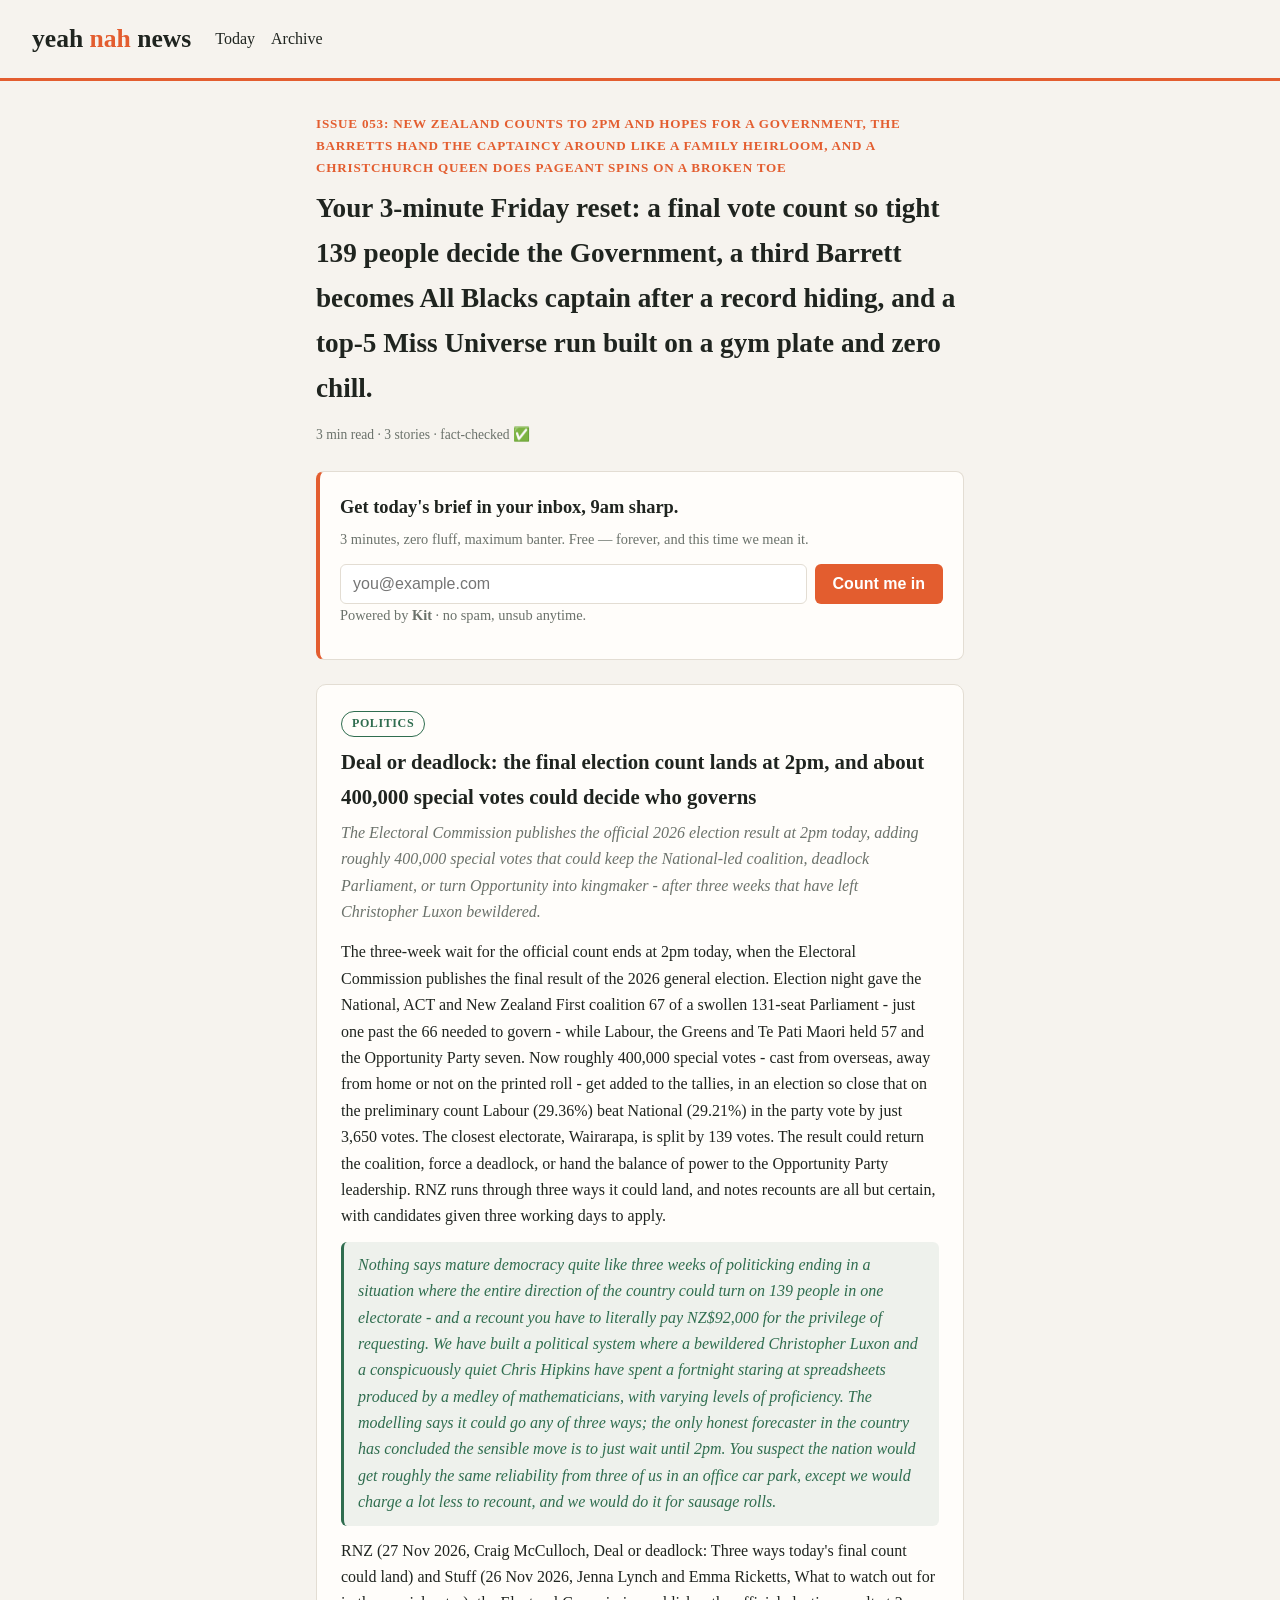
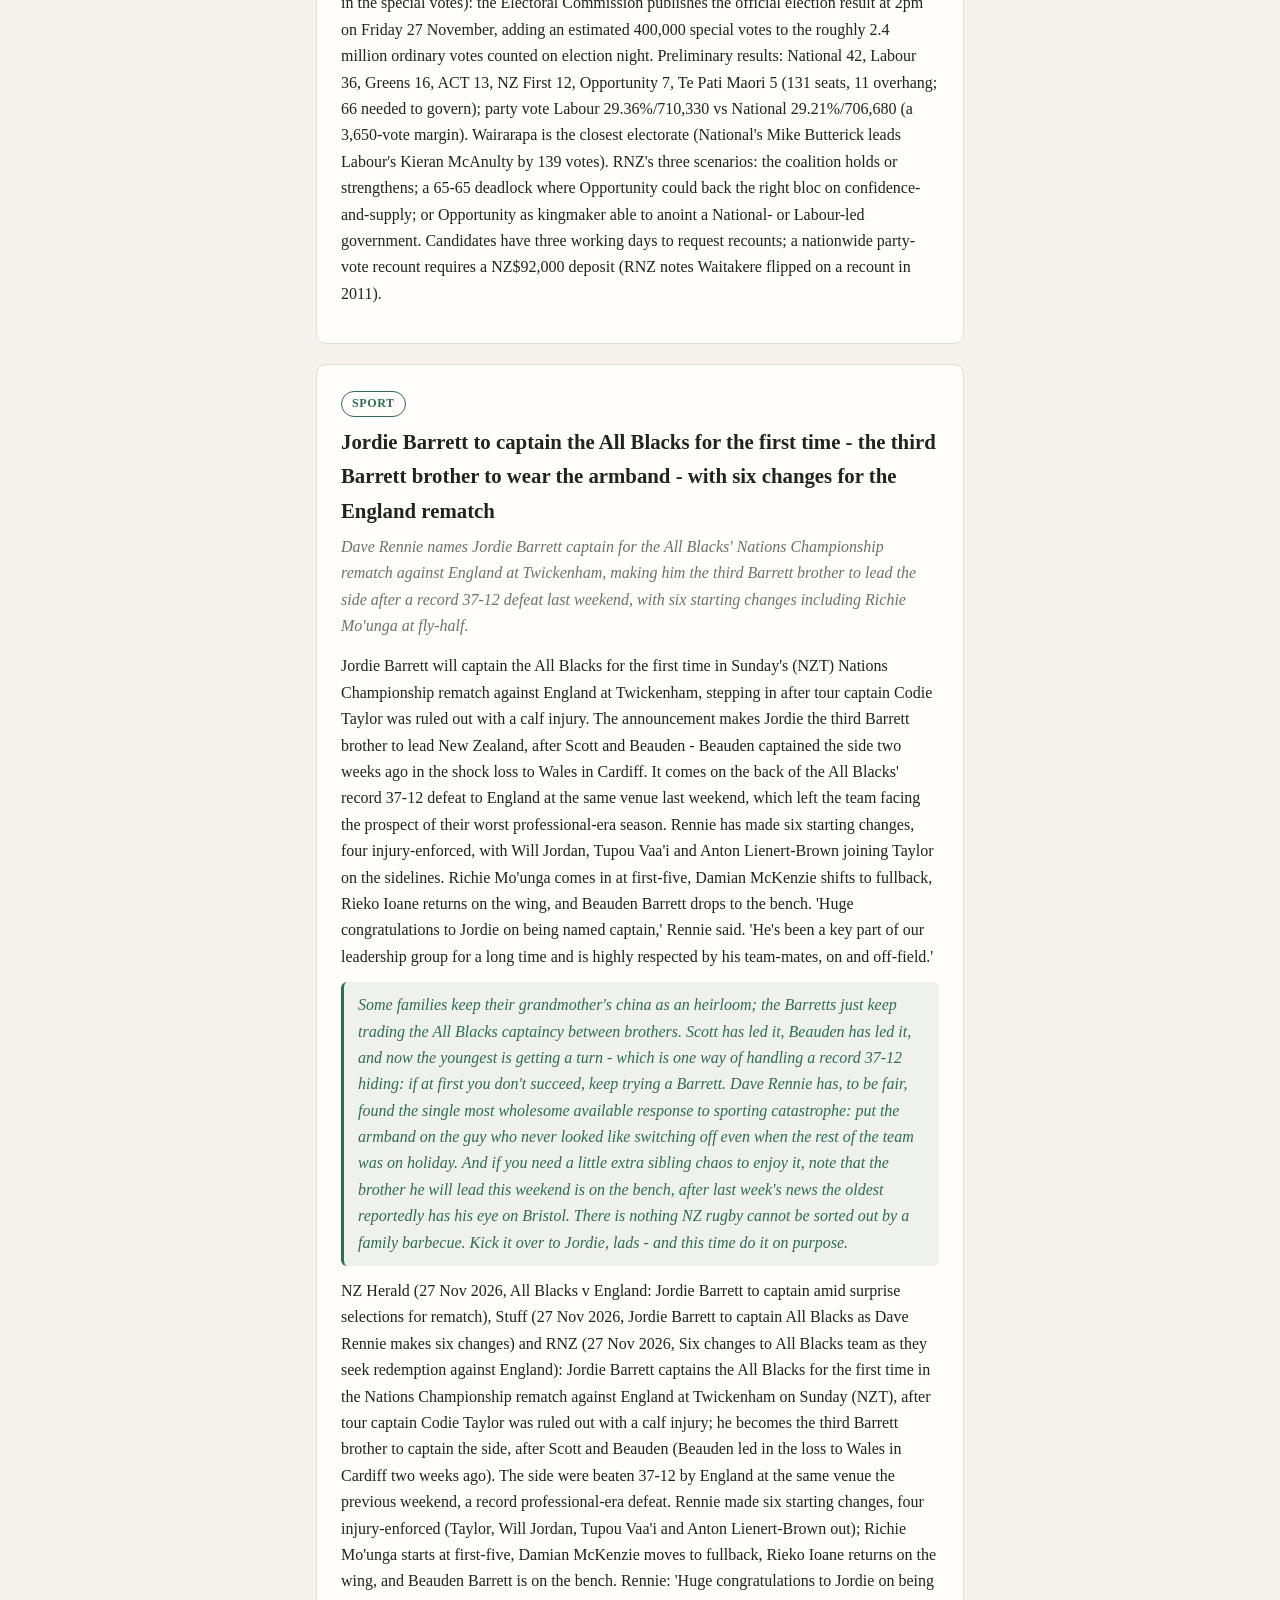
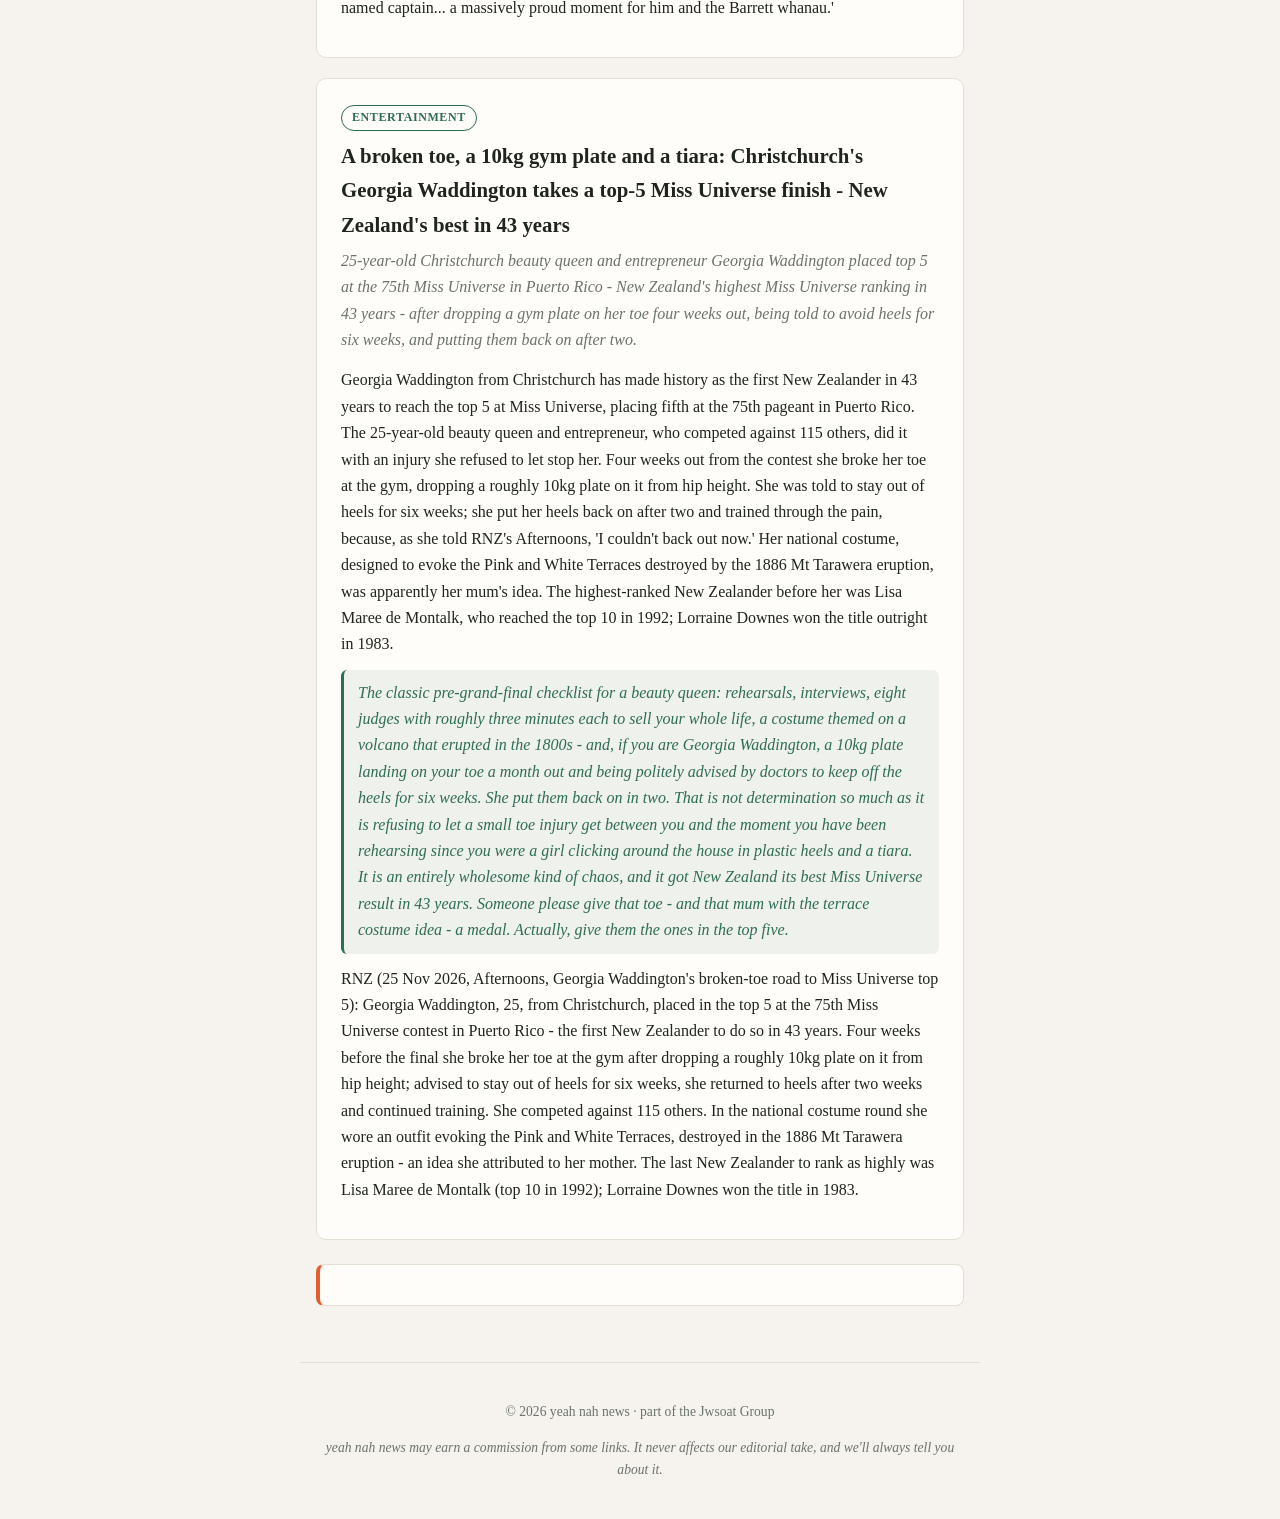
<file: index.html>
<!DOCTYPE html>
<html lang="en">
<head>
  <meta charset="UTF-8">
  <meta name="viewport" content="width=device-width, initial-scale=1.0">
  <title>yeah nah news — your 3-minute break</title>
  <meta name="description" content="Daily news brief, heavy on banter and inside jokes, still factually accurate. Your proper break from a hard day.">
  <link rel="stylesheet" href="assets/css/site.css">
</head>
<body>
  <header class="site-header">
    <a href="index.html" class="brand">yeah <span class="brand-accent">nah</span> news</a>
    <nav class="nav">
      <a href="index.html" id="nav-home">Today</a>
      <a href="archive.html" id="nav-archive">Archive</a>
    </nav>
  </header>

  <main>
    <section class="edition-hero" id="edition-hero" hidden>
      <div class="edition-kicker" id="edition-kicker"></div>
      <h1 class="edition-title" id="edition-title"></h1>
      <p class="edition-tagline" id="edition-tagline"></p>
      <p class="edition-meta" id="edition-meta"></p>
    </section>

    <section class="capture" id="capture-top">
      <h2>Get today's brief in your inbox, 9am sharp.</h2>
      <p>3 minutes, zero fluff, maximum banter. Free — forever, and this time we mean it.</p>
      <form class="capture-form" id="capture-form" data-esp="kit">
        <input type="email" id="email" name="email" placeholder="you@example.com" required>
        <input type="hidden" name="kind" value="newsletter">
        <button type="submit">Count me in</button>
      </form>
      <p class="capture-note" id="capture-note">Powered by <strong>Kit</strong> · no spam, unsub anytime.</p>
    </section>

    <section class="stories" id="stories">
      <!-- stories render here from editions JSON -->
    </section>

    <section class="capture capture-bottom" id="capture-bottom">
      <!-- affiliate CTA rendered into this slot per-story via JS -->
    </section>
  </main>

  <footer class="site-footer">
    <p>© <span id="year"></span> yeah nah news · part of the Jwsoat Group</p>
    <p class="footer-disclosure">yeah nah news may earn a commission from some links. It never affects our editorial take, and we'll always tell you about it.</p>
  </footer>

  <script src="assets/js/site.js"></script>
</body>
</html>
</file>
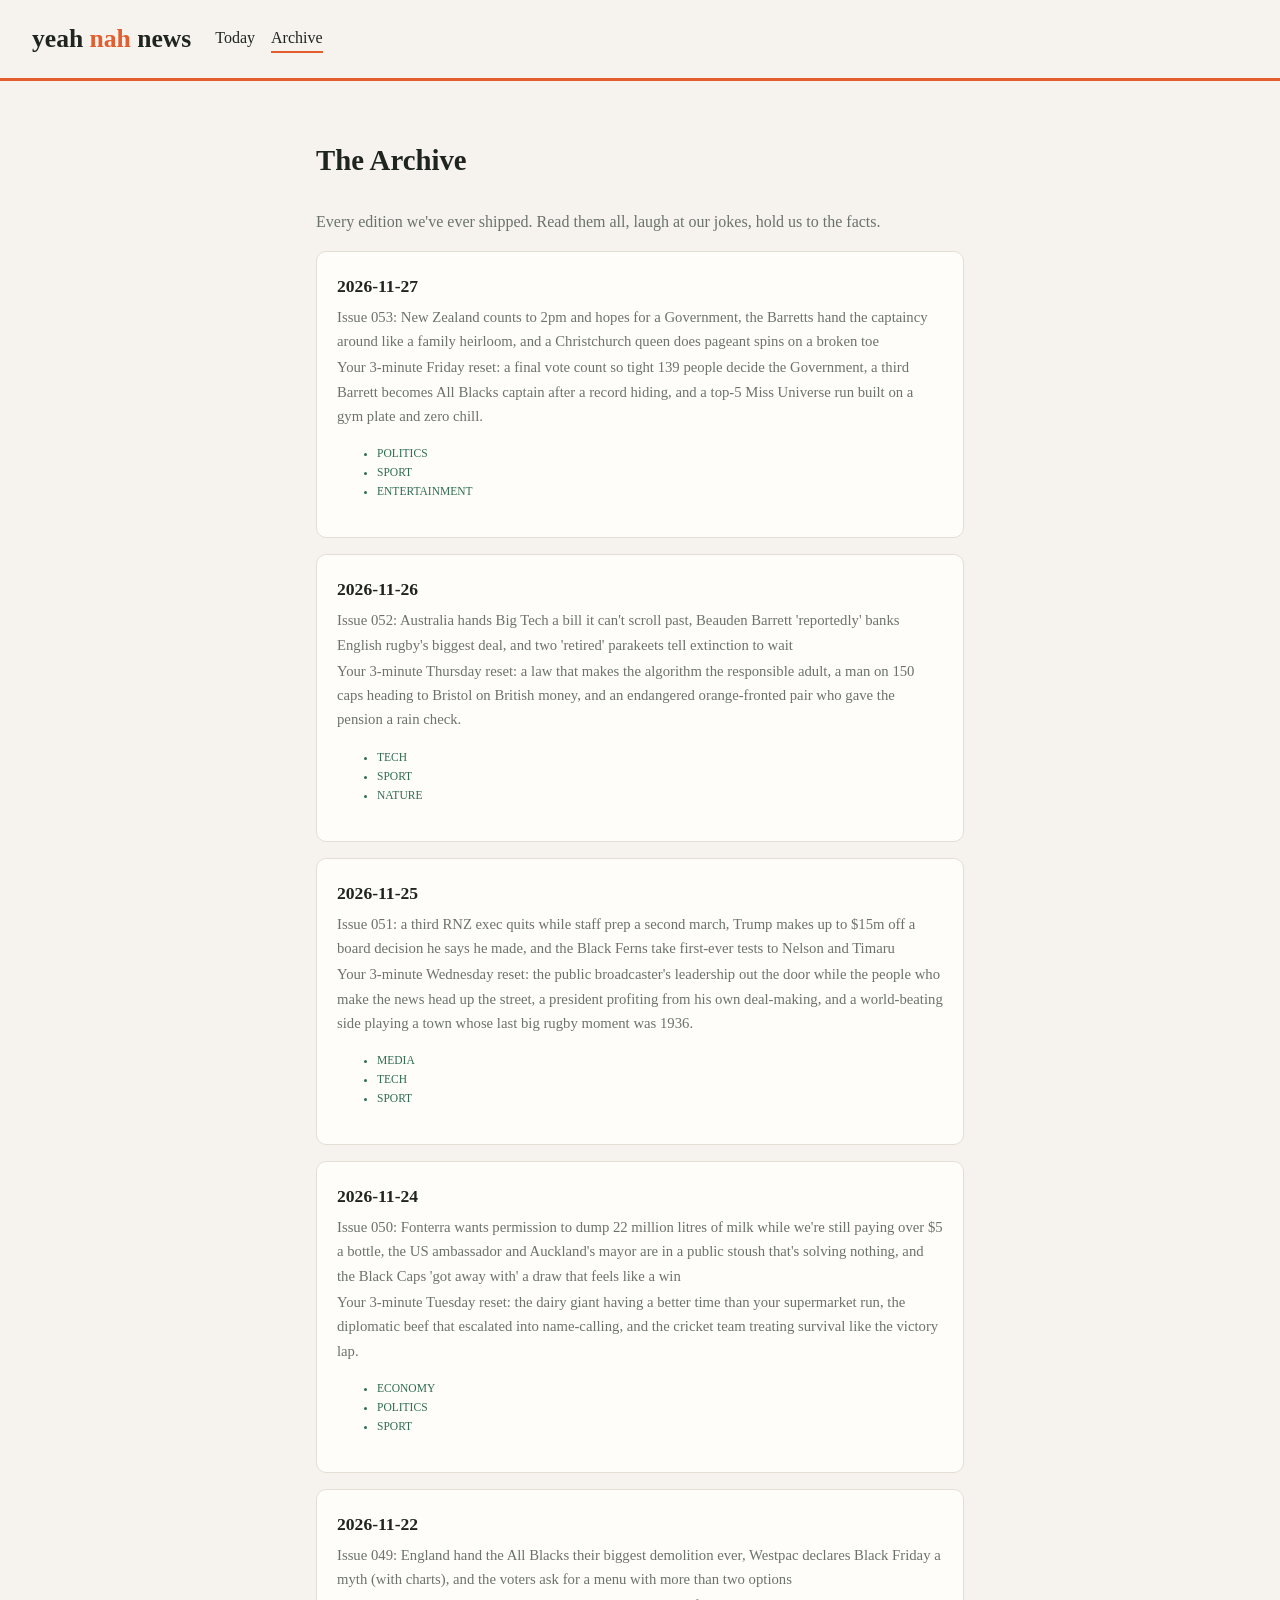
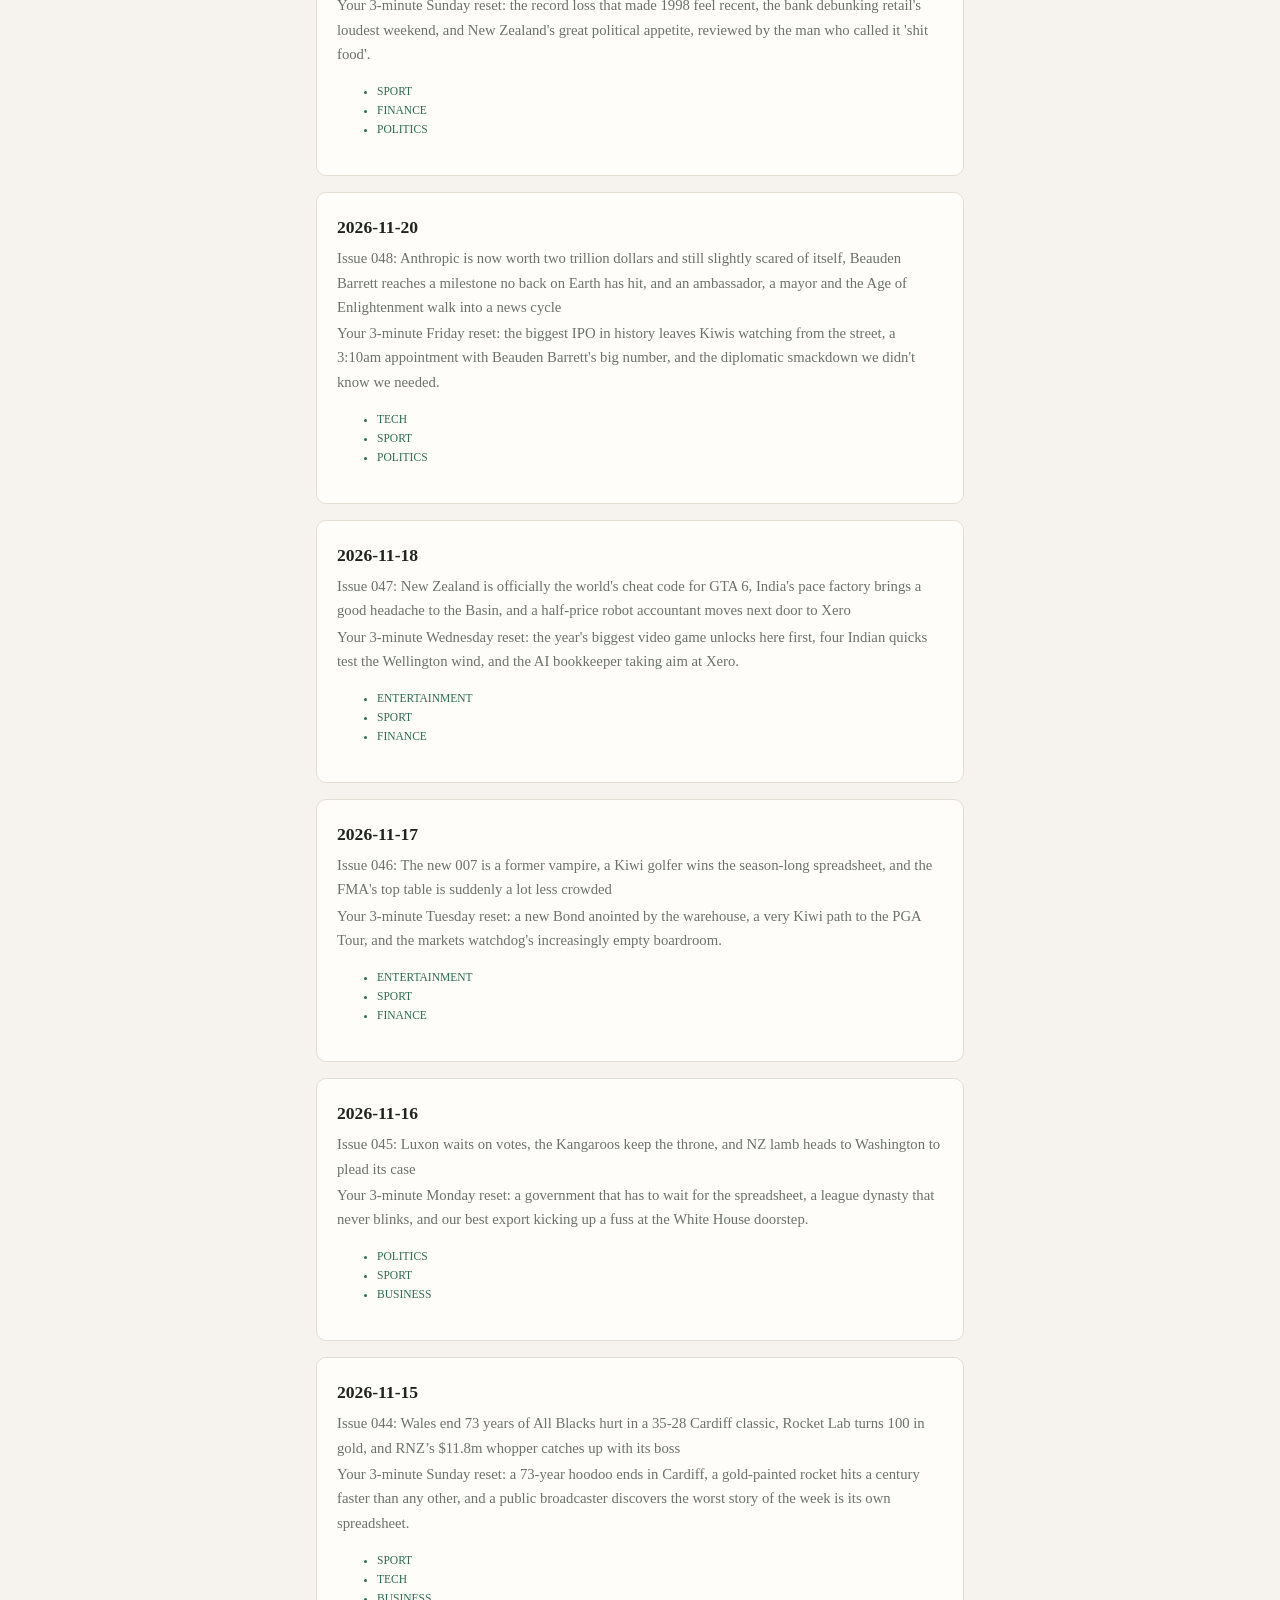
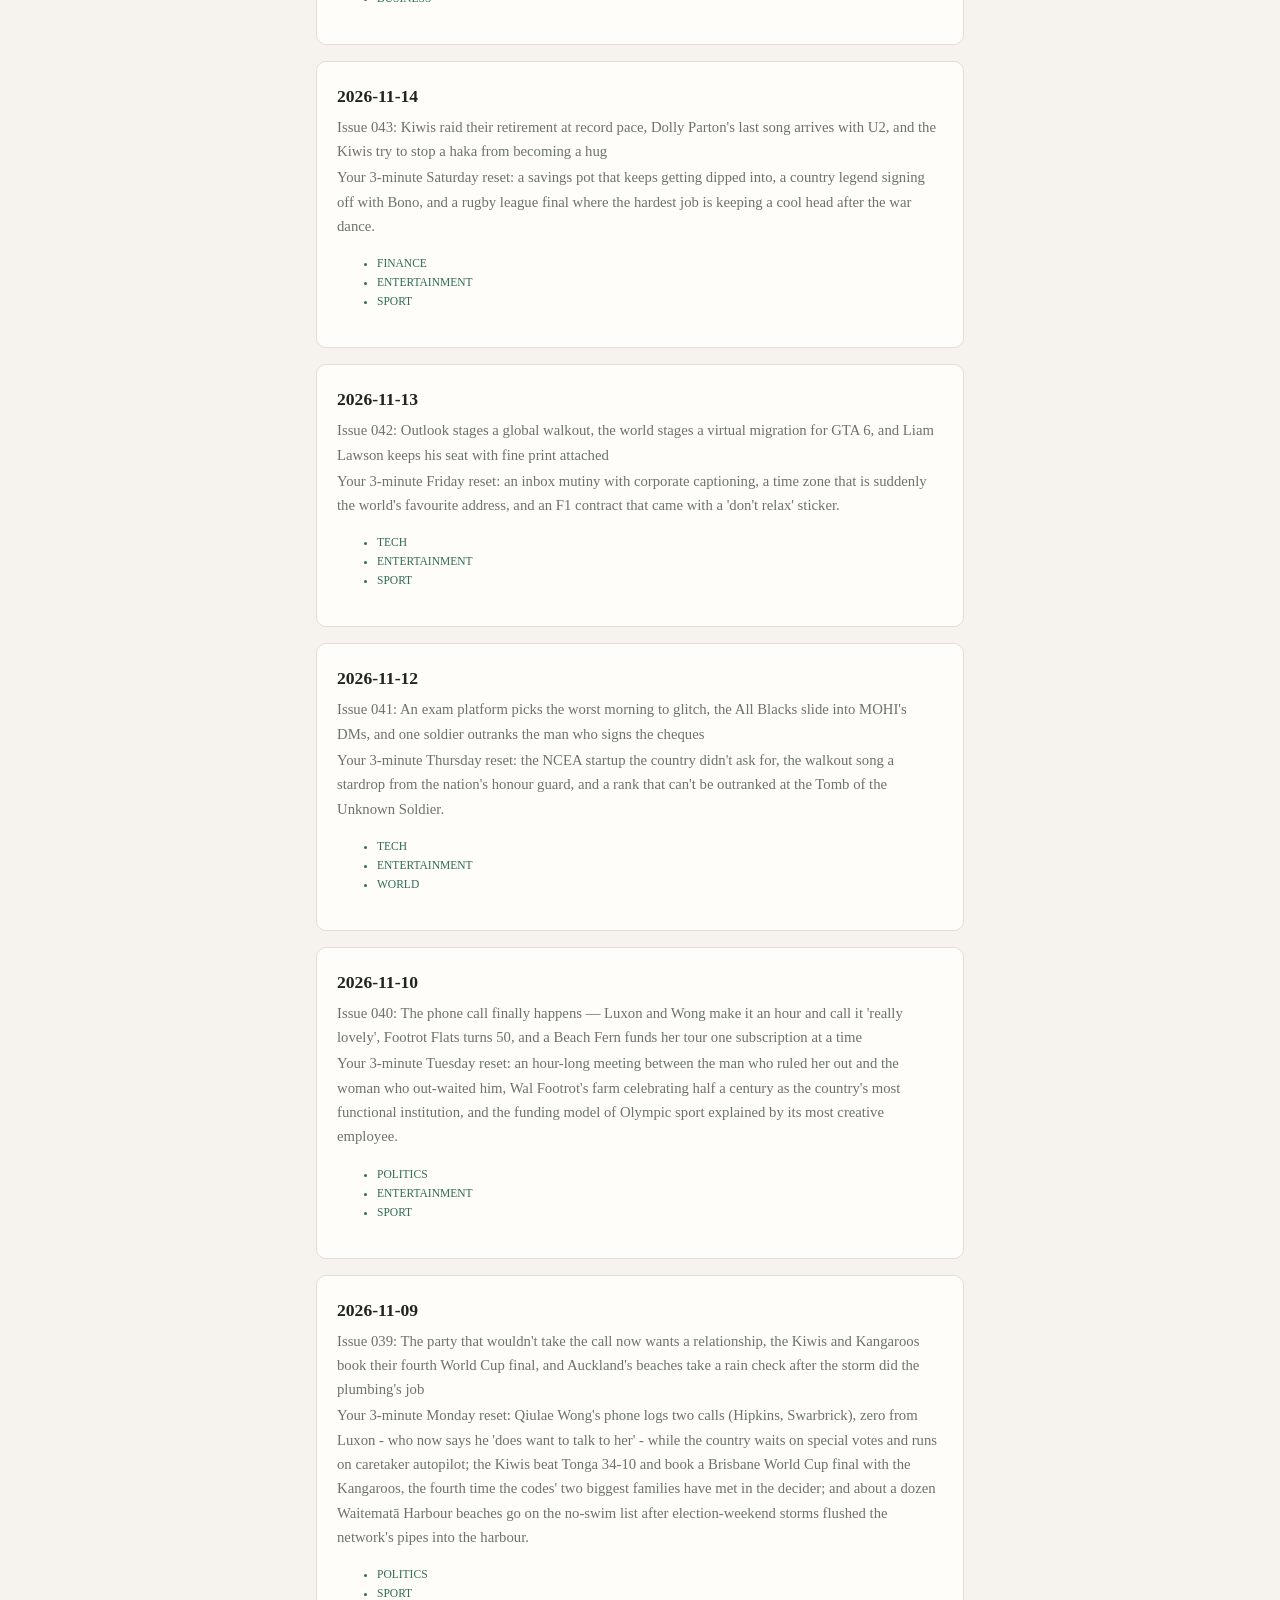
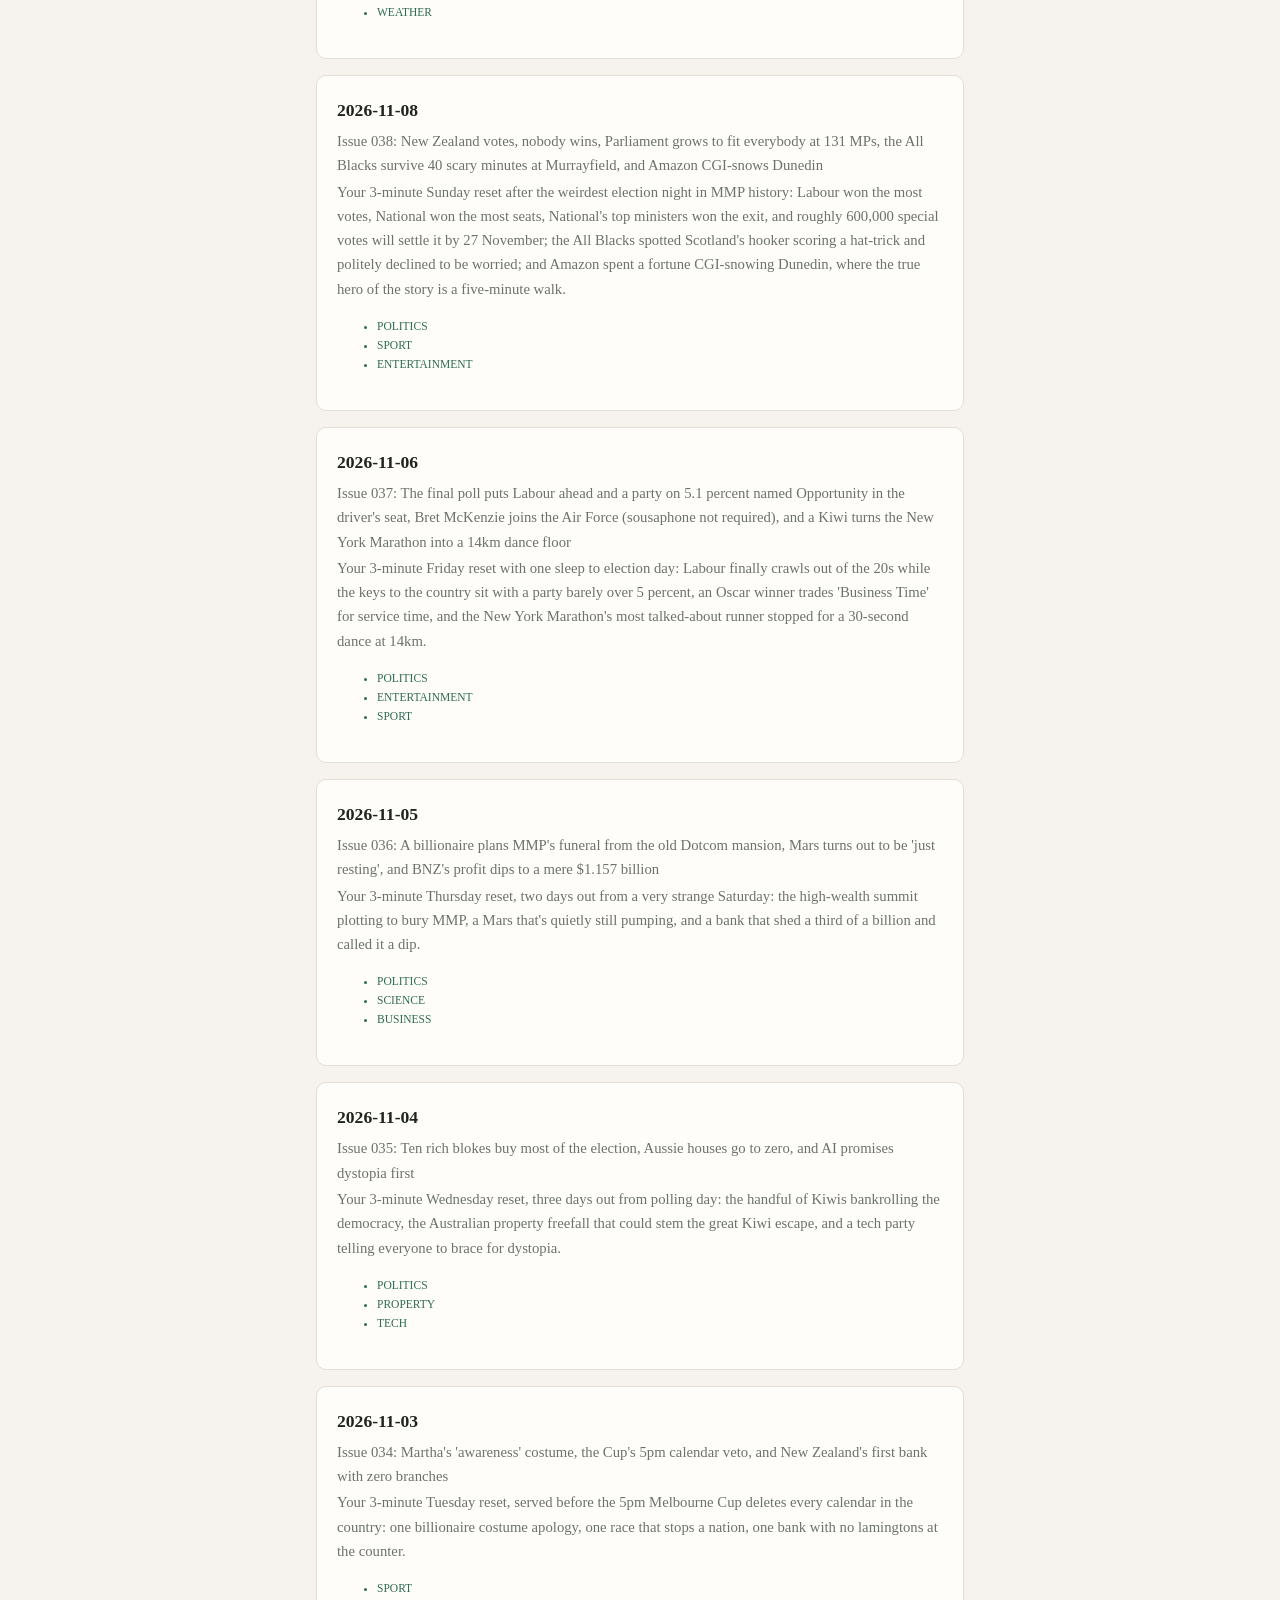
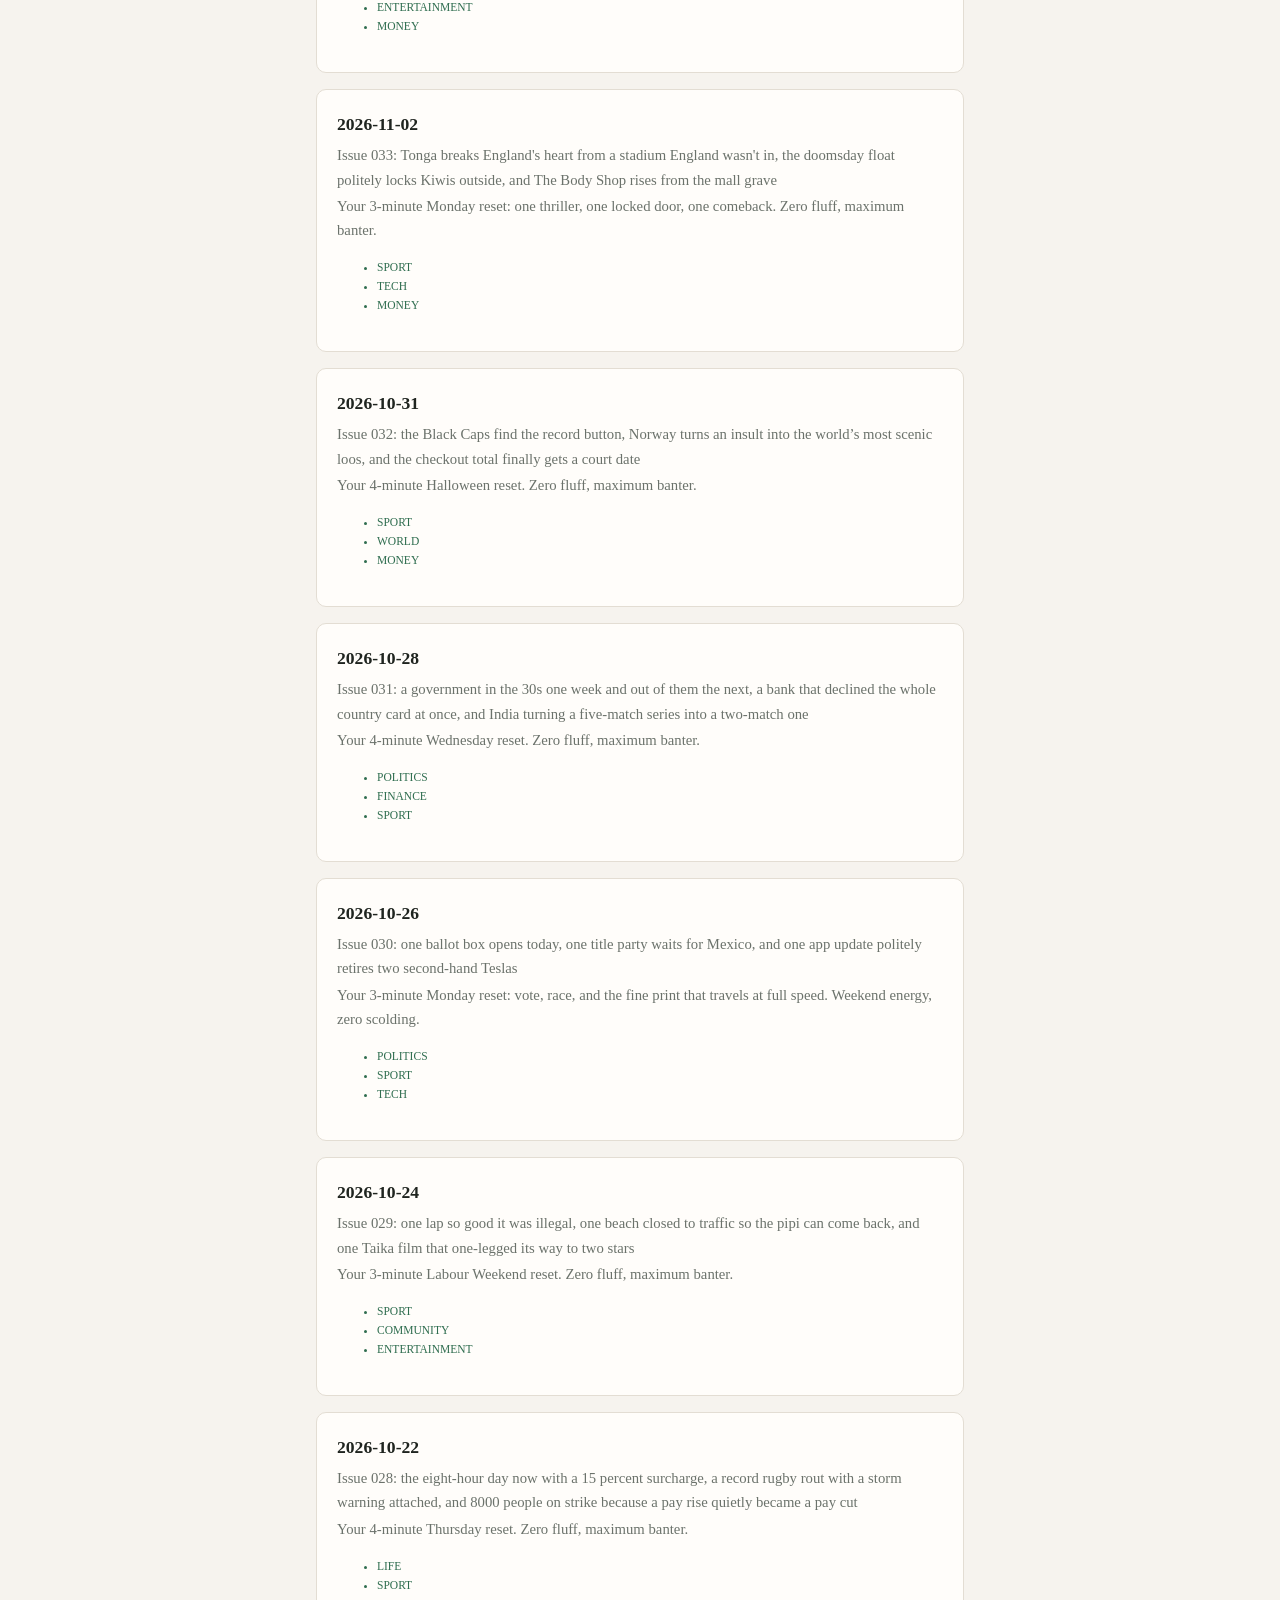
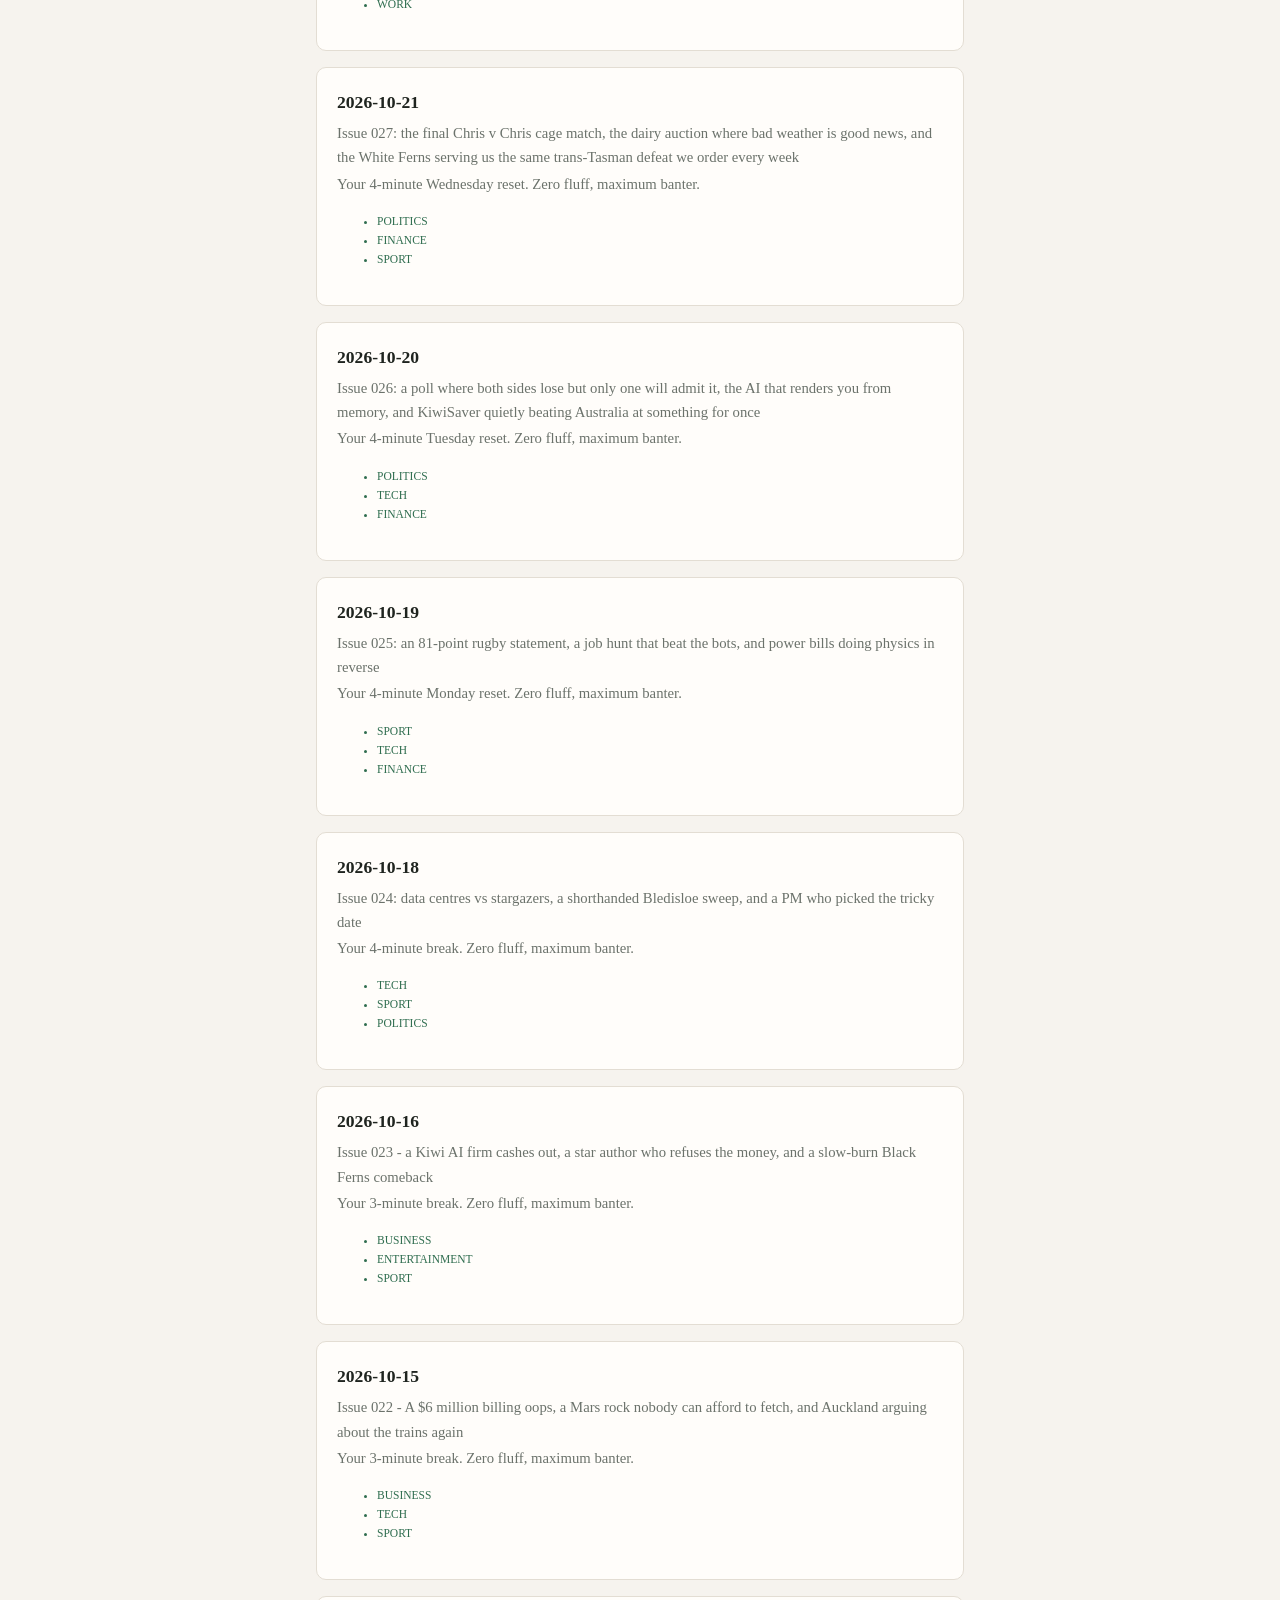
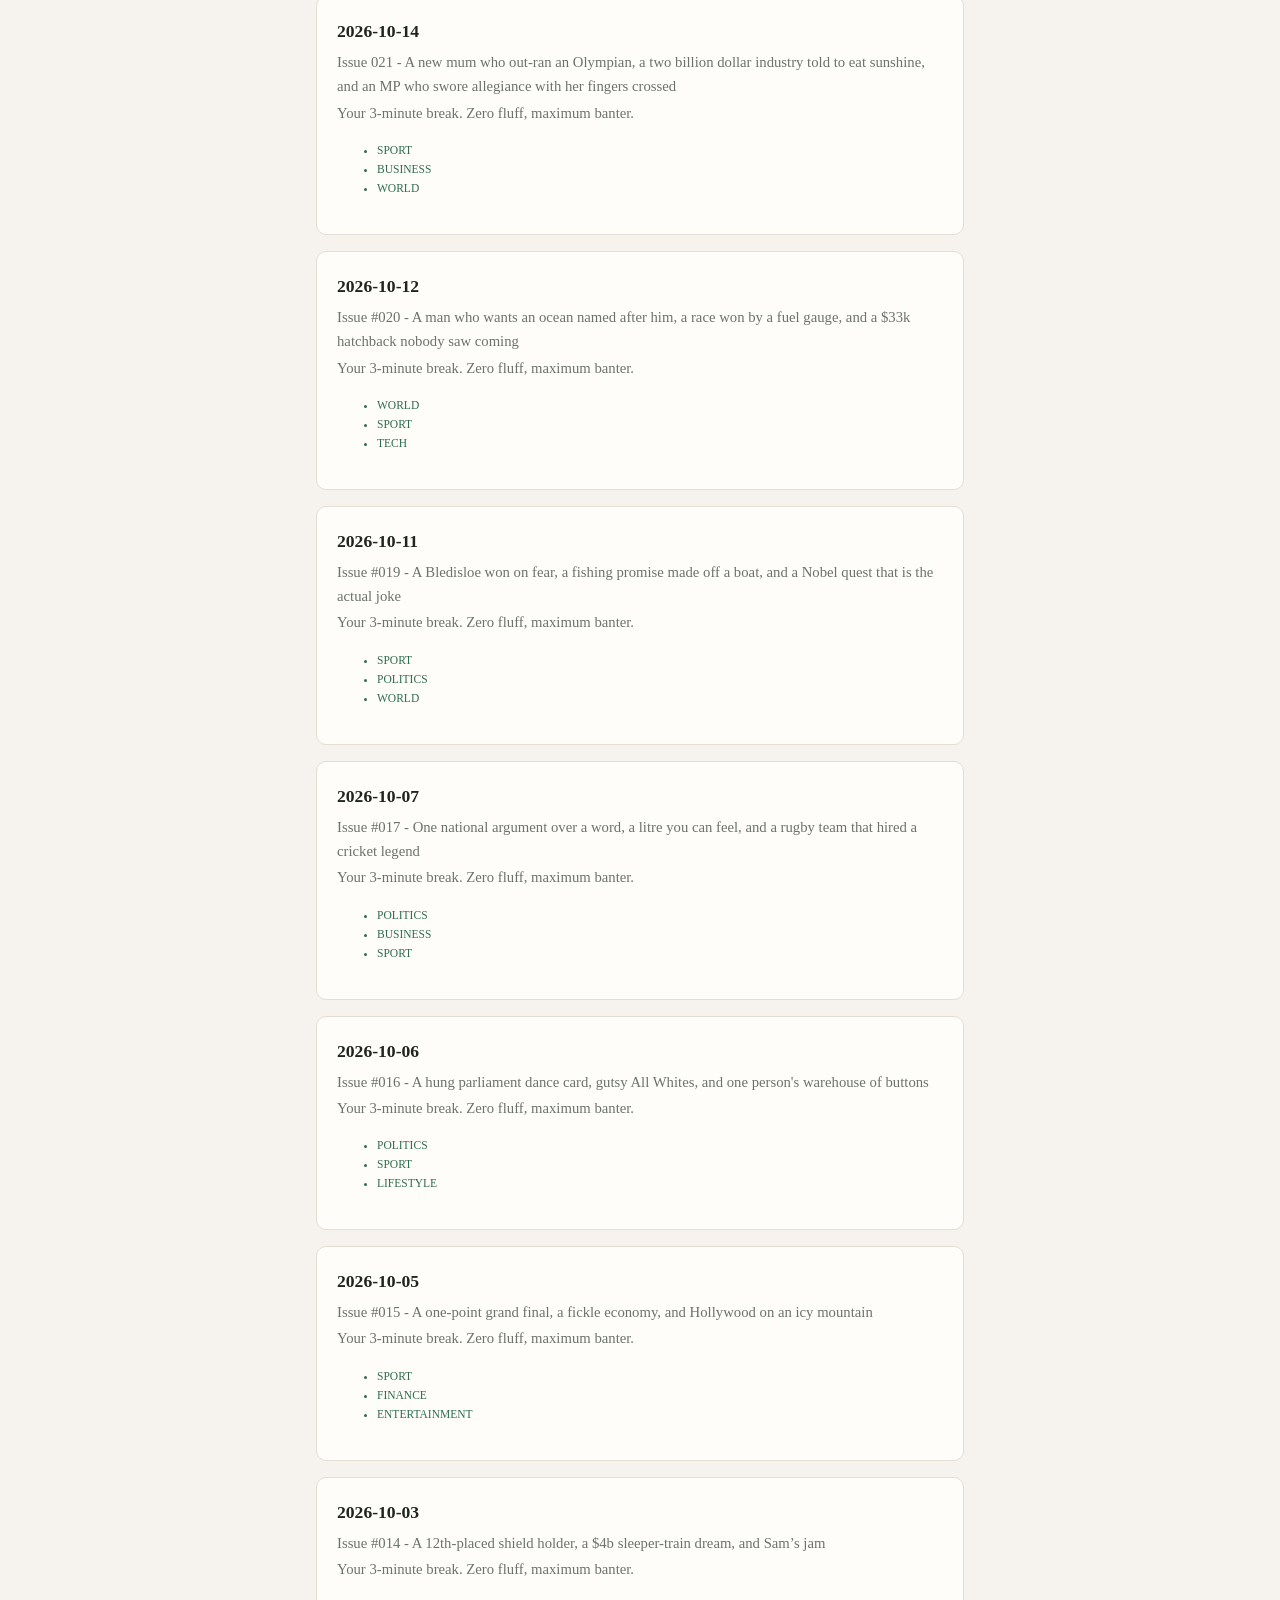
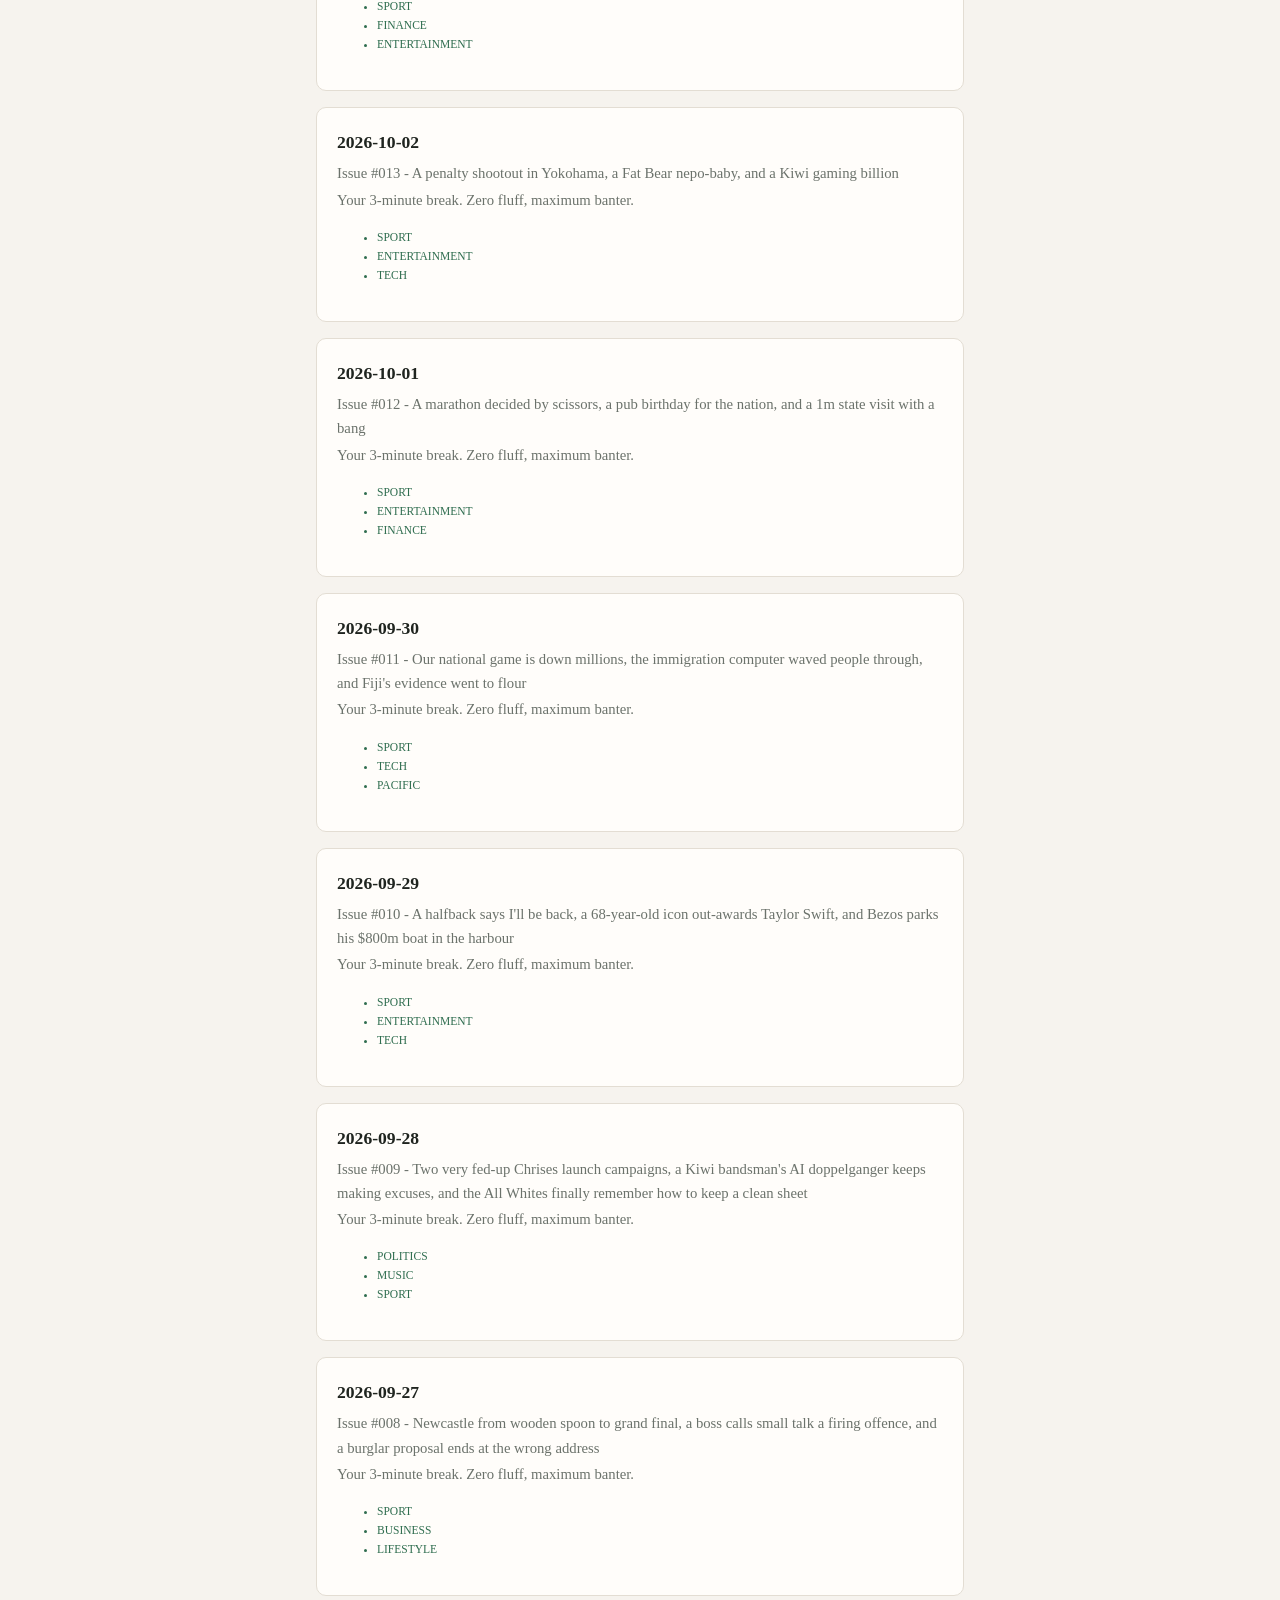
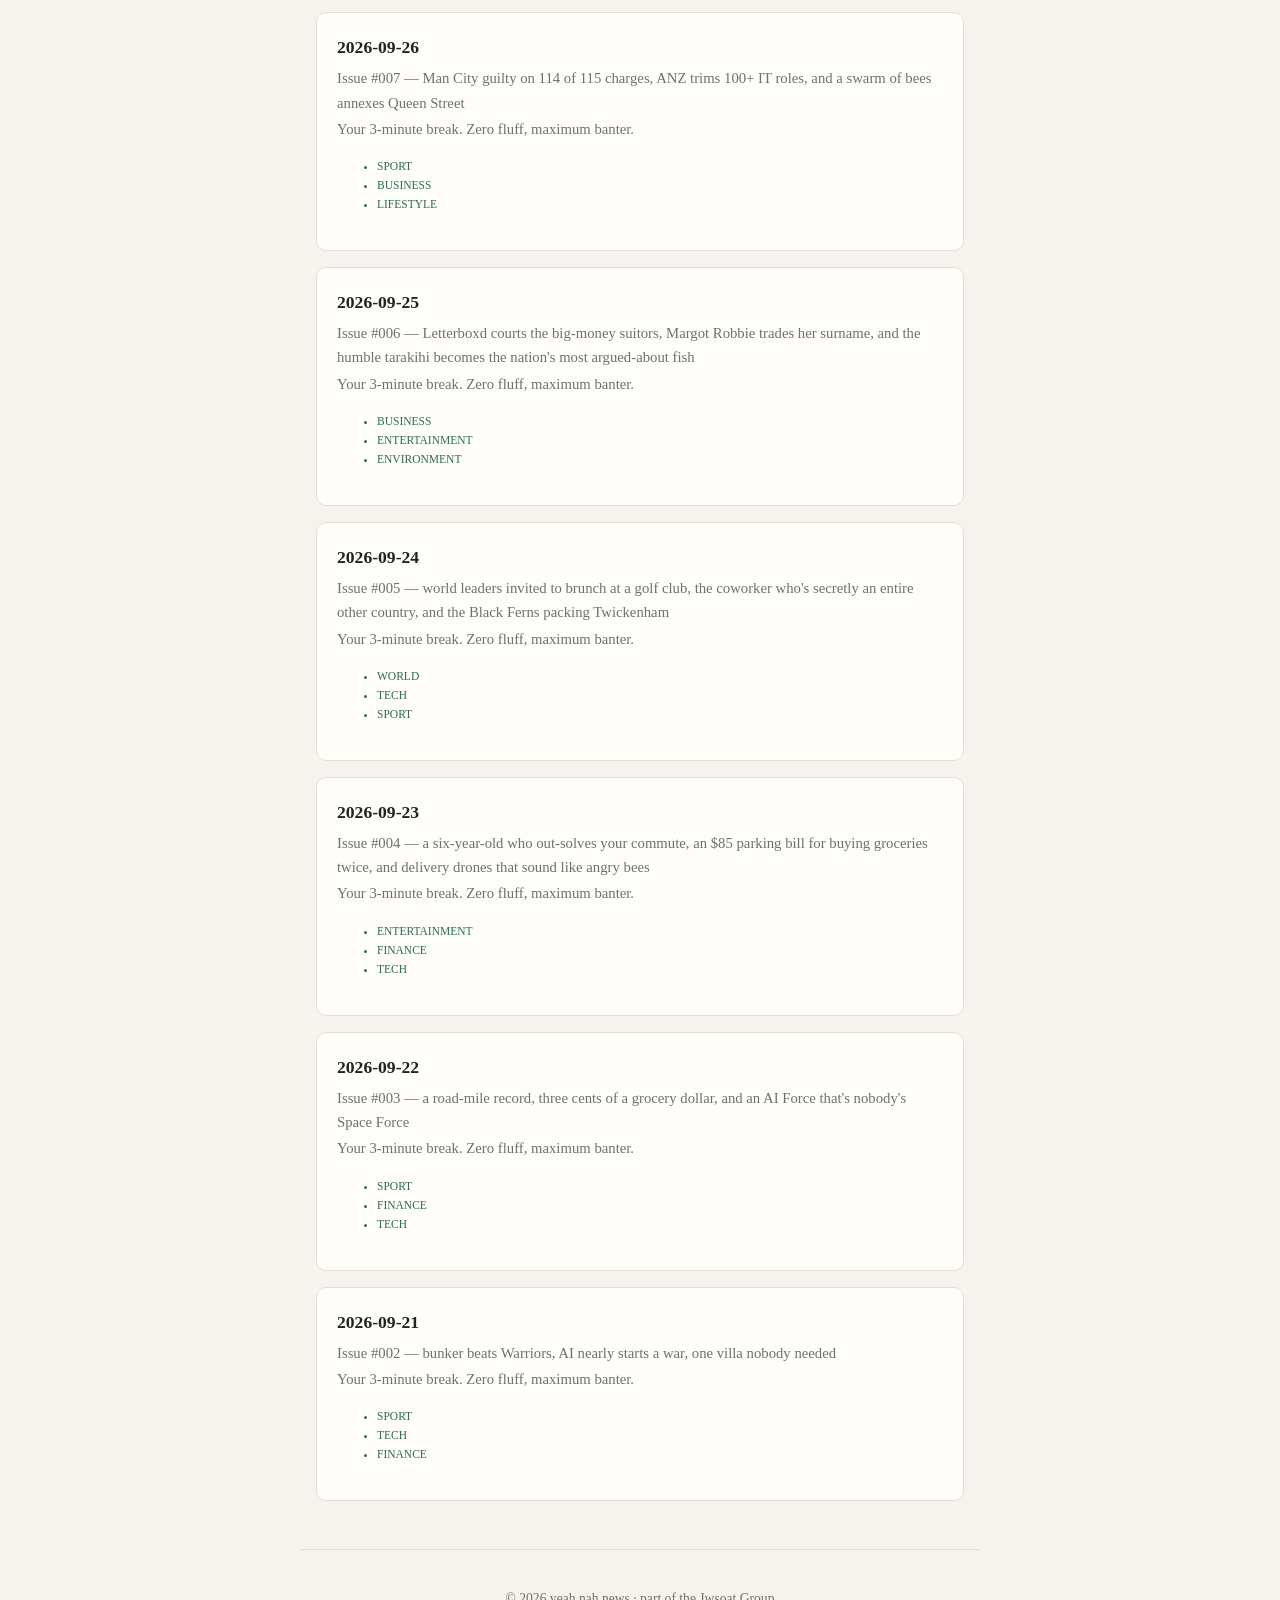
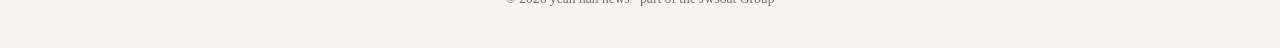
<file: archive.html>
<!DOCTYPE html>
<html lang="en">
<head>
  <meta charset="UTF-8">
  <meta name="viewport" content="width=device-width, initial-scale=1.0">
  <title>Archive — yeah nah news</title>
  <link rel="stylesheet" href="assets/css/site.css">
</head>
<body>
  <header class="site-header">
    <a href="index.html" class="brand">yeah <span class="brand-accent">nah</span> news</a>
    <nav class="nav">
      <a href="index.html">Today</a>
      <a href="archive.html" class="active">Archive</a>
    </nav>
  </header>

  <main>
    <section class="archive-hero">
      <h1>The Archive</h1>
      <p>Every edition we've ever shipped. Read them all, laugh at our jokes, hold us to the facts.</p>
    </section>
    <section class="archive-list" id="archive-list">
      <!-- editions rendered here via JS -->
    </section>
  </main>

  <footer class="site-footer">
    <p>© <span id="year"></span> yeah nah news · part of the Jwsoat Group</p>
  </footer>

  <script src="assets/js/site.js"></script>
</body>
</html>
</file>
<file: assets/css/site.css>
/* yeah nah news — house style
   Tone: irreverent but warm, never mean. Punch at power/absurdity, never victims.
   Kiwi muted-timber + accent colour palette. */
:root {
  --bg: #f6f3ee;
  --card: #fffdfa;
  --ink: #1f241f;
  --muted: #6b726b;
  --accent: #e35d2f;   /* yeah-nah orange — warmth + a bit of cheek */
  --accent-2: #2f6d4f;  /* kermit fern green */
  --line: #e3ddd3;
  --banter: #2f6d4f;
  --fact: #1f241f;
}

* { box-sizing: border-box; }

body {
  margin: 0;
  background: var(--bg);
  color: var(--ink);
  font-family: Georgia, 'Times New Roman', serif; /* newsy but friendly */
  line-height: 1.65;
}

.site-header {
  display: flex;
  align-items: center;
  gap: 24px;
  padding: 18px 32px;
  border-bottom: 3px solid var(--accent);
  position: sticky;
  top: 0;
  background: var(--bg);
}
.brand { font-size: 1.6rem; font-weight: 700; color: var(--ink); text-decoration: none; }
.brand-accent { color: var(--accent); }
.nav { display: flex; gap: 16px; }
.nav a { color: var(--ink); text-decoration: none; font-size: 1rem; }
.nav a:hover { color: var(--accent); }
.nav a.active { border-bottom: 2px solid var(--accent); }

main { max-width: 680px; margin: 0 auto; padding: 32px 16px; }

.edition-kicker {
  text-transform: uppercase; letter-spacing: .06em; font-size: .82rem;
  color: var(--accent); font-weight: 700; margin-bottom: 8px;
}
.edition-title { font-size: 1.7rem; color: var(--ink); margin: 0 0 6px; }
.edition-tagline { font-style: italic; color: var(--muted); margin: 0 0 4px; }
.edition-meta { font-size: .85rem; color: var(--muted); margin-bottom: 24px; }

.capture {
  background: var(--card); border: 1px solid var(--line); border-left: 4px solid var(--accent);
  padding: 20px; border-radius: 8px; margin: 24px 0;
}
.capture h2 { margin: 0 0 6px; font-size: 1.15rem; }
.capture p { margin: 0 0 12px; color: var(--muted); font-size: .9rem; }
.capture-form { display: flex; gap: 8px; flex-wrap: wrap; }
.capture-form input {
  padding: 10px 12px; border: 1px solid var(--line); border-radius: 6px; font-size: 1rem; flex: 1 1 220px;
}
.capture-form button {
  padding: 10px 18px; border: none; border-radius: 6px; background: var(--accent);
  color: #fff; font-weight: 700; cursor: pointer; font-size: 1rem;
}
.capture-note { font-size: .78rem; color: var(--muted); }

.stories { margin-top: 12px; }
.story {
  background: var(--card); border: 1px solid var(--line); border-radius: 10px;
  padding: 24px; margin-bottom: 20px;
}
.story-category {
  display: inline-block; text-transform: uppercase; letter-spacing: .05em;
  font-size: .75rem; color: var(--accent-2); font-weight: 700; padding: 2px 10px;
  border: 1px solid var(--accent-2); border-radius: 20px; margin-bottom: 8px;
}
.story-headline { font-size: 1.3rem; margin: 0 0 6px; color: var(--ink); }
.story-summary { font-style: italic; color: var(--muted); margin: 0 0 14px; }
.story-body p { margin: 0 0 12px; }
.block-banter {
  font-style: italic; color: var(--banter);
  border-left: 3px solid var(--banter); background: rgba(47,109,79,.08);
  padding: 10px 14px; border-radius: 6px;
}
.block-fact { color: var(--fact); }

/* Bottom-of-story affiliate CTA — sits under the story, intent-gated via <details> */
.cta {
  margin: 16px 0 0; border: 1px solid var(--line); border-top: 3px solid var(--accent);
  border-radius: 8px; padding: 14px; background: var(--card);
}
.cta summary { cursor: pointer; font-size: .95rem; }
.cta p { font-size: .88rem; color: var(--muted); margin: 6px 0; }
.cta-items { margin: 8px 0; }
.cta-item a { color: var(--accent-2); font-weight: 600; }
.cta-endorsement { font-size: .8rem; color: var(--muted); }
.cta-disclosure { font-size: .78rem; color: var(--muted); font-style: italic; }
.cta-analytics { font-size: .72rem; color: var(--line); text-transform: uppercase; letter-spacing: .04em; }

/* Archive */
.archive-hero h1 { font-size: 1.8rem; }
.archive-hero p { color: var(--muted); }
.archive-card {
  background: var(--card); border: 1px solid var(--line); border-radius: 10px;
  padding: 20px; margin-bottom: 16px;
}
.archive-card h2 { margin: 0 0 4px; font-size: 1.1rem; }
.archive-card p { color: var(--muted); font-size: .92rem; margin: 2px 0; }
.archive-topics li { text-transform: uppercase; font-size: .72rem; color: var(--accent-2); }
.empty { color: var(--muted); font-style: italic; }

.site-footer {
  text-align: center; padding: 24px; border-top: 1px solid var(--line);
  color: var(--muted); font-size: .85rem; max-width: 680px; margin: 0 auto;
}
.footer-disclosure { font-style: italic; }

@media (max-width: 560px) {
  .site-header { flex-direction: column; gap: 8px; }
  main { padding: 16px 8px; }
}
</file>
